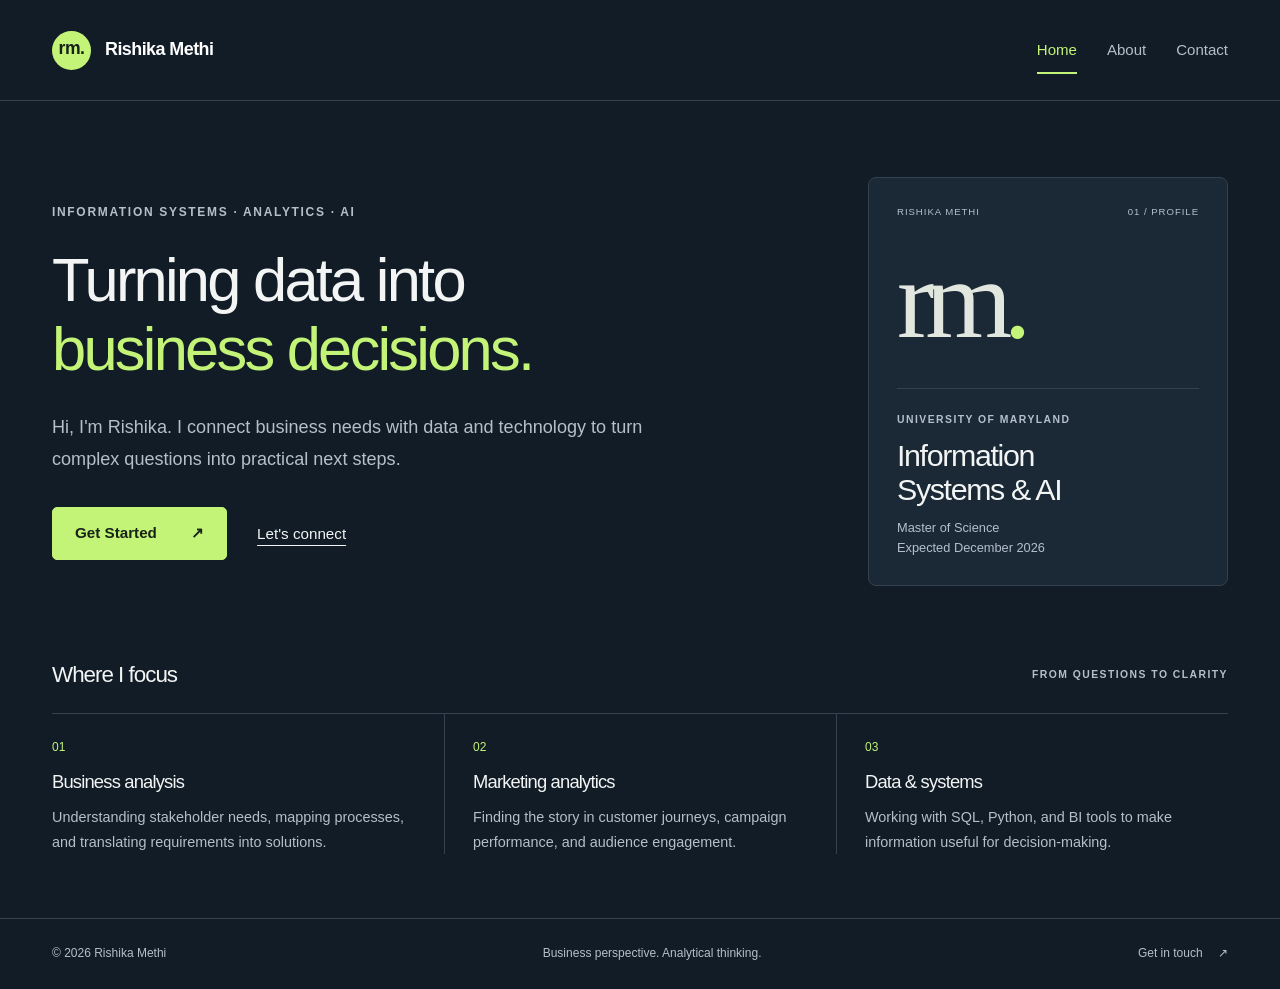
<file: index.html>
<!doctype html>
<html lang="en">
<head>
  <meta charset="utf-8">
  <meta name="viewport" content="width=device-width, initial-scale=1">
  <meta name="description" content="Rishika Methi — information systems, business analysis, and marketing analytics.">
  <meta name="theme-color" content="#111c27">
  <title>Home | Rishika Methi</title>
  <link rel="stylesheet" href="css/bootstrap.min.css">
  <link rel="stylesheet" href="css/styles.css">
  <script src="js/bootstrap.bundle.min.js" defer></script>
</head>
<body>
<a class="skip-link" href="#main">Skip to content</a>
<header class="site-header">
  <nav class="navbar navbar-expand-md container" aria-label="Main navigation" data-bs-theme="dark">
    <a class="navbar-brand" href="index.html"><span class="brand-mark" aria-hidden="true">rm.</span>Rishika Methi</a>
    <button class="navbar-toggler" type="button" data-bs-toggle="collapse" data-bs-target="#navigation" aria-controls="navigation" aria-expanded="false" aria-label="Toggle navigation"><span class="navbar-toggler-icon"></span></button>
    <div class="collapse navbar-collapse" id="navigation"><ul class="navbar-nav ms-auto"><li class="nav-item"><a class="nav-link active" aria-current="page" href="index.html">Home</a></li><li class="nav-item"><a class="nav-link " href="about.html">About</a></li><li class="nav-item"><a class="nav-link " href="contact.html">Contact</a></li></ul></div>
  </nav>
</header>
<main id="main" tabindex="-1">
<section class="container home-hero">
  <div class="row align-items-center gy-5 gx-lg-5">
    <div class="col-lg-8">
      <p class="eyebrow">INFORMATION SYSTEMS · ANALYTICS · AI</p>
      <h1>Turning data into<br><span class="accent">business decisions.</span></h1>
      <p class="hero-intro">Hi, I'm Rishika. I connect business needs with data and technology to turn complex questions into practical next steps.</p>
      <div class="hero-actions"><a class="btn btn-primary" href="about.html">Get Started <span aria-hidden="true">↗</span></a><a class="text-link" href="contact.html">Let's connect</a></div>
    </div>
    <div class="col-lg-4">
      <aside class="profile-panel" aria-label="Current studies">
        <div class="profile-top"><span>RISHIKA METHI</span><span>01 / PROFILE</span></div>
        <div class="monogram" aria-hidden="true">rm<span>.</span></div>
        <div class="profile-details"><p class="eyebrow">UNIVERSITY OF MARYLAND</p><h2>Information<br>Systems &amp; AI</h2><p>Master of Science<br>Expected December 2026</p></div>
      </aside>
    </div>
  </div>
</section>
<section class="container focus-section" aria-labelledby="focus-title">
  <div class="section-heading"><h2 id="focus-title">Where I focus</h2><span class="eyebrow">FROM QUESTIONS TO CLARITY</span></div>
  <div class="row g-0 focus-grid">
    <div class="col-md-4"><article class="focus-item"><span class="item-number">01</span><h3>Business analysis</h3><p>Understanding stakeholder needs, mapping processes, and translating requirements into solutions.</p></article></div>
    <div class="col-md-4"><article class="focus-item"><span class="item-number">02</span><h3>Marketing analytics</h3><p>Finding the story in customer journeys, campaign performance, and audience engagement.</p></article></div>
    <div class="col-md-4"><article class="focus-item"><span class="item-number">03</span><h3>Data &amp; systems</h3><p>Working with SQL, Python, and BI tools to make information useful for decision-making.</p></article></div>
  </div>
</section></main>
<footer class="site-footer"><div class="container footer-inner"><span>© 2026 Rishika Methi</span><span>Business perspective. Analytical thinking.</span><a href="mailto:methirishika16@gmail.com">Get in touch <span aria-hidden="true">↗</span></a></div></footer>
</body>
</html>
</file>
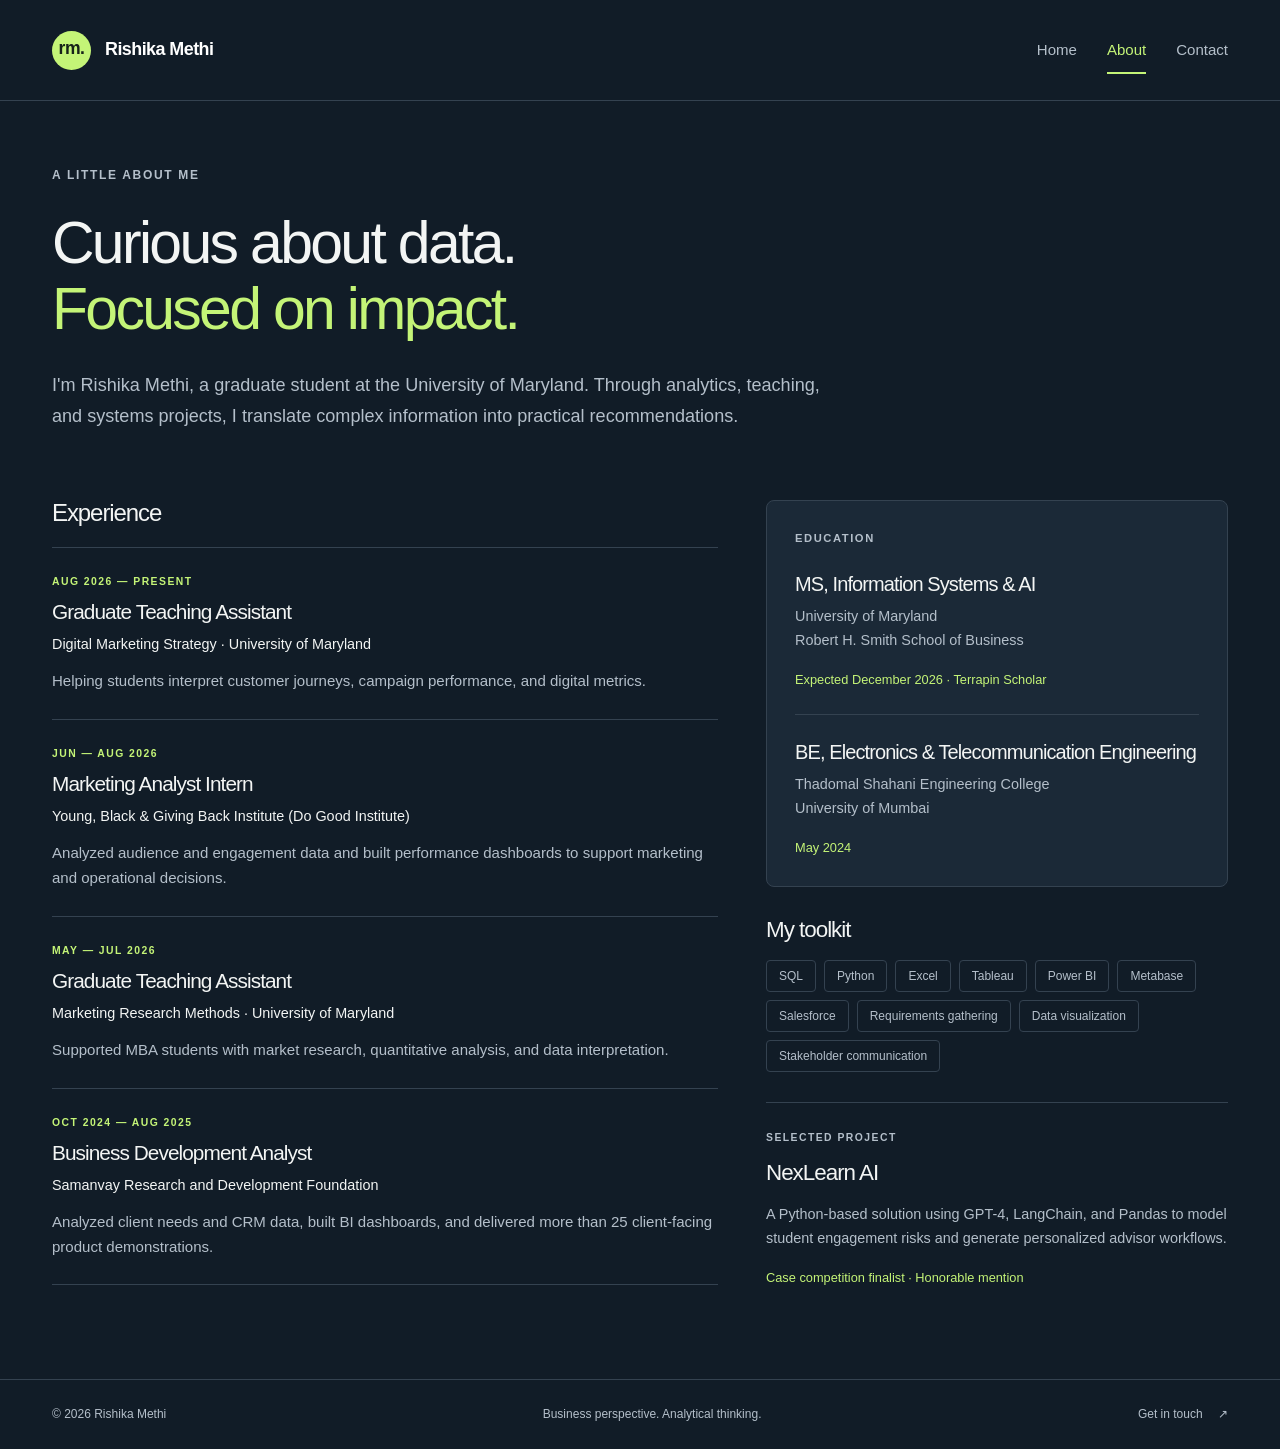
<file: about.html>
<!doctype html>
<html lang="en">
<head>
  <meta charset="utf-8">
  <meta name="viewport" content="width=device-width, initial-scale=1">
  <meta name="description" content="Explore Rishika Methi’s education, experience, and skills in business analytics and information systems.">
  <meta name="theme-color" content="#111c27">
  <title>About | Rishika Methi</title>
  <link rel="stylesheet" href="css/bootstrap.min.css">
  <link rel="stylesheet" href="css/styles.css">
  <script src="js/bootstrap.bundle.min.js" defer></script>
</head>
<body>
<a class="skip-link" href="#main">Skip to content</a>
<header class="site-header">
  <nav class="navbar navbar-expand-md container" aria-label="Main navigation" data-bs-theme="dark">
    <a class="navbar-brand" href="index.html"><span class="brand-mark" aria-hidden="true">rm.</span>Rishika Methi</a>
    <button class="navbar-toggler" type="button" data-bs-toggle="collapse" data-bs-target="#navigation" aria-controls="navigation" aria-expanded="false" aria-label="Toggle navigation"><span class="navbar-toggler-icon"></span></button>
    <div class="collapse navbar-collapse" id="navigation"><ul class="navbar-nav ms-auto"><li class="nav-item"><a class="nav-link " href="index.html">Home</a></li><li class="nav-item"><a class="nav-link active" aria-current="page" href="about.html">About</a></li><li class="nav-item"><a class="nav-link " href="contact.html">Contact</a></li></ul></div>
  </nav>
</header>
<main id="main" tabindex="-1">
<section class="container page-intro"><p class="eyebrow">A LITTLE ABOUT ME</p><h1>Curious about data.<br><span class="accent">Focused on impact.</span></h1><p class="hero-intro">I'm Rishika Methi, a graduate student at the University of Maryland. Through analytics, teaching, and systems projects, I translate complex information into practical recommendations.</p></section>
<section class="container about-content"><div class="row gx-lg-5 gy-5"><div class="col-lg-7"><h2 class="section-title">Experience</h2><article class="experience-item"><p class="eyebrow">AUG 2026 — PRESENT</p><h3>Graduate Teaching Assistant</h3><p class="organization">Digital Marketing Strategy · University of Maryland</p><p>Helping students interpret customer journeys, campaign performance, and digital metrics.</p></article><article class="experience-item"><p class="eyebrow">JUN — AUG 2026</p><h3>Marketing Analyst Intern</h3><p class="organization">Young, Black &amp; Giving Back Institute (Do Good Institute)</p><p>Analyzed audience and engagement data and built performance dashboards to support marketing and operational decisions.</p></article><article class="experience-item"><p class="eyebrow">MAY — JUL 2026</p><h3>Graduate Teaching Assistant</h3><p class="organization">Marketing Research Methods · University of Maryland</p><p>Supported MBA students with market research, quantitative analysis, and data interpretation.</p></article><article class="experience-item"><p class="eyebrow">OCT 2024 — AUG 2025</p><h3>Business Development Analyst</h3><p class="organization">Samanvay Research and Development Foundation</p><p>Analyzed client needs and CRM data, built BI dashboards, and delivered more than 25 client-facing product demonstrations.</p></article></div><div class="col-lg-5"><aside class="education-panel"><p class="eyebrow">EDUCATION</p><h3>MS, Information Systems &amp; AI</h3><p>University of Maryland<br>Robert H. Smith School of Business</p><p class="detail">Expected December 2026 · Terrapin Scholar</p><hr><h3>BE, Electronics &amp; Telecommunication Engineering</h3><p>Thadomal Shahani Engineering College<br>University of Mumbai</p><p class="detail">May 2024</p></aside><section class="skills-panel" aria-labelledby="skills-title"><h2 id="skills-title">My toolkit</h2><div class="skill-list"><span class="badge">SQL</span><span class="badge">Python</span><span class="badge">Excel</span><span class="badge">Tableau</span><span class="badge">Power BI</span><span class="badge">Metabase</span><span class="badge">Salesforce</span><span class="badge">Requirements gathering</span><span class="badge">Data visualization</span><span class="badge">Stakeholder communication</span></div></section><article class="project-panel"><p class="eyebrow">SELECTED PROJECT</p><h2>NexLearn AI</h2><p>A Python-based solution using GPT-4, LangChain, and Pandas to model student engagement risks and generate personalized advisor workflows.</p><p class="project-recognition">Case competition finalist · Honorable mention</p></article></div></div></section></main>
<footer class="site-footer"><div class="container footer-inner"><span>© 2026 Rishika Methi</span><span>Business perspective. Analytical thinking.</span><a href="mailto:methirishika16@gmail.com">Get in touch <span aria-hidden="true">↗</span></a></div></footer>
</body>
</html>
</file>
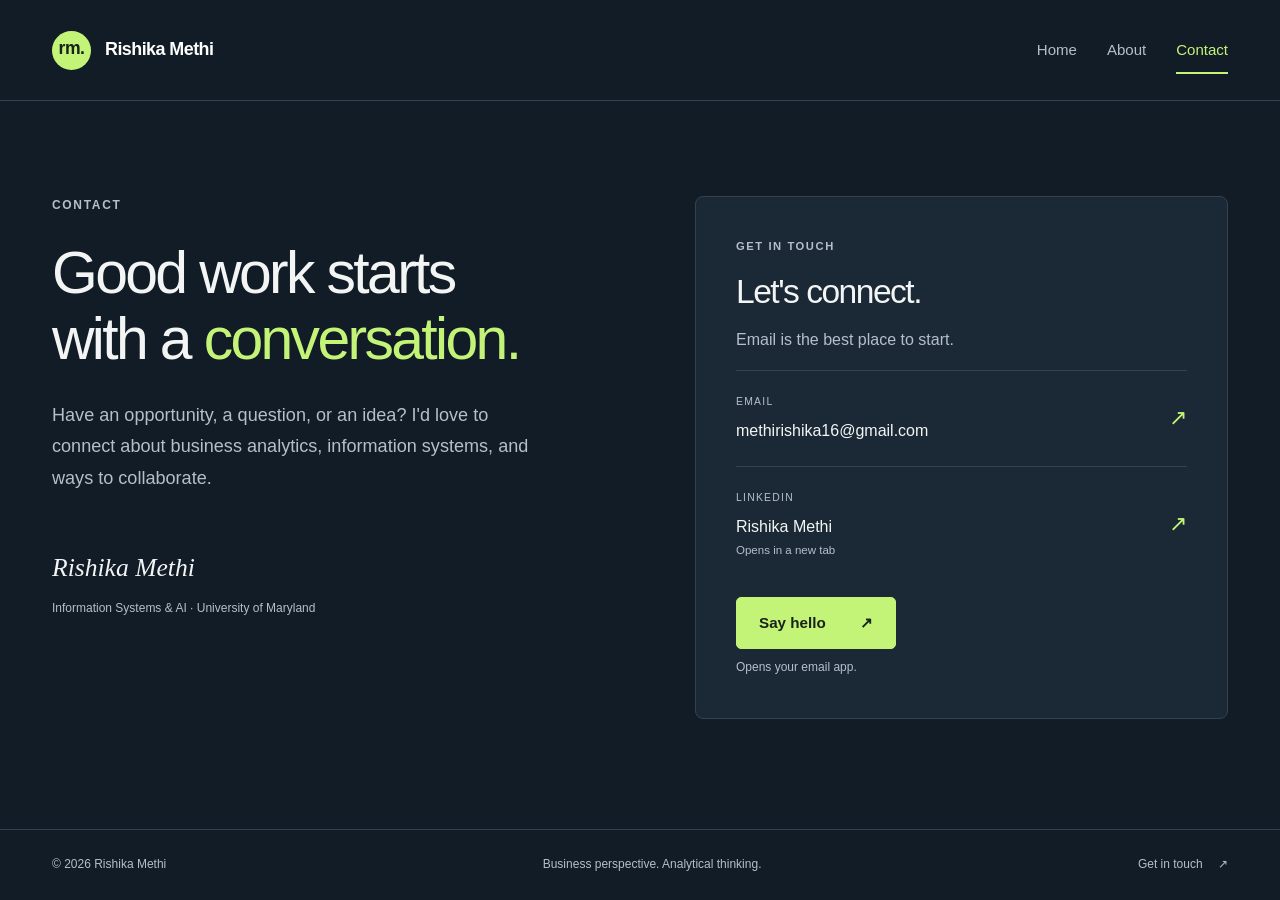
<file: contact.html>
<!doctype html>
<html lang="en">
<head>
  <meta charset="utf-8">
  <meta name="viewport" content="width=device-width, initial-scale=1">
  <meta name="description" content="Contact Rishika Methi about business analytics, information systems, and collaboration.">
  <meta name="theme-color" content="#111c27">
  <title>Contact | Rishika Methi</title>
  <link rel="stylesheet" href="css/bootstrap.min.css">
  <link rel="stylesheet" href="css/styles.css">
  <script src="js/bootstrap.bundle.min.js" defer></script>
</head>
<body>
<a class="skip-link" href="#main">Skip to content</a>
<header class="site-header">
  <nav class="navbar navbar-expand-md container" aria-label="Main navigation" data-bs-theme="dark">
    <a class="navbar-brand" href="index.html"><span class="brand-mark" aria-hidden="true">rm.</span>Rishika Methi</a>
    <button class="navbar-toggler" type="button" data-bs-toggle="collapse" data-bs-target="#navigation" aria-controls="navigation" aria-expanded="false" aria-label="Toggle navigation"><span class="navbar-toggler-icon"></span></button>
    <div class="collapse navbar-collapse" id="navigation"><ul class="navbar-nav ms-auto"><li class="nav-item"><a class="nav-link " href="index.html">Home</a></li><li class="nav-item"><a class="nav-link " href="about.html">About</a></li><li class="nav-item"><a class="nav-link active" aria-current="page" href="contact.html">Contact</a></li></ul></div>
  </nav>
</header>
<main id="main" tabindex="-1">
<section class="container contact-section"><div class="row gy-5 gx-lg-5"><div class="col-lg-6"><p class="eyebrow">CONTACT</p><h1>Good work starts<br>with a <span class="accent">conversation.</span></h1><p class="hero-intro">Have an opportunity, a question, or an idea? I'd love to connect about business analytics, information systems, and ways to collaborate.</p><div class="contact-signature">Rishika Methi<span>Information Systems &amp; AI · University of Maryland</span></div></div><div class="col-lg-6"><div class="contact-panel"><p class="eyebrow">GET IN TOUCH</p><h2>Let's connect.</h2><p>Email is the best place to start.</p><a class="contact-link" href="mailto:methirishika16@gmail.com"><span><span class="contact-label">EMAIL</span><span class="contact-value">methirishika16@gmail.com</span></span><span aria-hidden="true">↗</span></a><a class="contact-link" href="https://www.linkedin.com/in/rishikasmethi/" target="_blank" rel="noopener noreferrer"><span><span class="contact-label">LINKEDIN</span><span class="contact-value">Rishika Methi</span><span class="contact-note">Opens in a new tab</span></span><span aria-hidden="true">↗</span></a><a class="btn btn-primary" href="mailto:methirishika16@gmail.com">Say hello <span aria-hidden="true">↗</span></a><p class="email-note">Opens your email app.</p></div></div></div></section></main>
<footer class="site-footer"><div class="container footer-inner"><span>© 2026 Rishika Methi</span><span>Business perspective. Analytical thinking.</span><a href="mailto:methirishika16@gmail.com">Get in touch <span aria-hidden="true">↗</span></a></div></footer>
</body>
</html>
</file>
<file: css/styles.css>
:root{--bg:#111c27;--surface:#1b2937;--line:#344250;--text:#f3f5f4;--muted:#b4bfca;--accent:#c4f477;--ink:#172219}
body{background:var(--bg);color:var(--text);font-family:Arial,Helvetica,sans-serif;font-size:1rem;line-height:1.65;display:flex;flex-direction:column;min-height:100vh}
main{flex:1}a{color:inherit}a:hover{color:var(--accent)}.container{max-width:1240px;padding-left:32px;padding-right:32px}.site-header{border-bottom:1px solid var(--line)}.navbar{min-height:100px}.navbar-brand{display:flex;align-items:center;gap:14px;font-size:1.12rem;font-weight:600;letter-spacing:-.03em}.brand-mark{display:grid;place-items:center;background:var(--accent);color:var(--ink);width:39px;height:39px;border-radius:50%;font-size:1.1rem;font-weight:700;padding-bottom:3px}.navbar-nav{gap:30px}.navbar .nav-link{font-size:.94rem;color:var(--muted);padding:12px 0!important}.navbar .nav-link.active{color:var(--accent);box-shadow:inset 0 -2px var(--accent)}.navbar .nav-link:hover{color:white}.eyebrow{font-size:.75rem;letter-spacing:.14em;font-weight:600;color:var(--muted);margin-bottom:24px}.accent{color:var(--accent)}h1,h2,h3{line-height:1.12;letter-spacing:-.045em;font-weight:500}h1{font-size:clamp(2.6rem,4.8vw,4.2rem);margin-bottom:28px}h2{font-size:1.8rem}h3{font-size:1.3rem}p{color:var(--muted)}.hero-intro{font-size:1.13rem;line-height:1.75;max-width:600px;margin-bottom:32px}.home-hero{padding-top:76px;padding-bottom:76px}.hero-actions{display:flex;align-items:center;gap:30px}.btn-primary{--bs-btn-bg:var(--accent);--bs-btn-color:var(--ink);--bs-btn-border-color:var(--accent);--bs-btn-hover-color:var(--ink);--bs-btn-hover-bg:#d4ff96;--bs-btn-hover-border-color:#d4ff96;--bs-btn-active-bg:#a9df59;--bs-btn-active-color:var(--ink);--bs-btn-active-border-color:#a9df59;border-radius:5px;font-weight:600;padding:14px 22px;font-size:.95rem}.btn span{padding-left:30px}.text-link{text-underline-offset:6px;font-size:.95rem}.profile-panel{background:var(--surface);border:1px solid var(--line);border-radius:8px;padding:26px 28px;position:relative}.profile-top{display:flex;justify-content:space-between;gap:10px;font-size:.6rem;letter-spacing:.1em;color:var(--muted)}.monogram{font-family:Georgia,serif;font-size:7rem;line-height:1.15;letter-spacing:-.08em;margin:15px 0 24px;color:#e1e6df}.monogram span{color:var(--accent)}.profile-details{border-top:1px solid var(--line);padding-top:22px}.profile-details .eyebrow{font-size:.65rem;margin-bottom:10px}.profile-details h2{font-size:1.9rem;margin-bottom:12px}.profile-details p:last-child{font-size:.8rem;line-height:1.6;margin:0}.focus-section{padding-bottom:64px}.section-heading{display:flex;justify-content:space-between;align-items:center;margin-bottom:26px}.section-heading h2{font-size:1.4rem;margin:0}.section-heading .eyebrow{margin:0;font-size:.65rem}.focus-grid{border-top:1px solid var(--line)}.focus-item{padding:24px 28px 0 0}.focus-grid>div+div .focus-item{padding-left:28px;border-left:1px solid var(--line)}.item-number{font-size:.75rem;color:var(--accent);display:block;margin-bottom:14px}.focus-item h3{font-size:1.15rem;margin-bottom:13px}.focus-item p{font-size:.9rem;margin:0;line-height:1.7}.site-footer{border-top:1px solid var(--line);padding:25px 0}.footer-inner{display:flex;align-items:center;justify-content:space-between;gap:20px;font-size:.75rem;color:var(--muted)}.footer-inner a{text-decoration:none}.footer-inner a span{padding-left:12px}.page-intro{padding-top:65px;padding-bottom:35px}.page-intro h1{font-size:clamp(2.5rem,4.6vw,4rem)}.page-intro .hero-intro{max-width:800px}.about-content{padding-bottom:75px}.section-title{font-size:1.5rem;padding-bottom:20px;border-bottom:1px solid var(--line);margin:0}.experience-item{padding:25px 0;border-bottom:1px solid var(--line)}.experience-item .eyebrow{font-size:.65rem;margin-bottom:10px;color:var(--accent)}.experience-item h3{margin-bottom:10px}.organization{color:var(--text);font-size:.9rem;margin-bottom:12px}.experience-item p:last-child{font-size:.94rem;margin-bottom:0}.education-panel{padding:28px;background:var(--surface);border:1px solid var(--line);border-radius:8px}.education-panel h3{font-size:1.25rem;line-height:1.3}.education-panel p{font-size:.9rem}.education-panel .eyebrow{font-size:.7rem}.education-panel .detail{font-size:.8rem;margin:0;color:var(--accent)}hr{border-color:var(--line);opacity:1;margin:24px 0}.skills-panel{padding:30px 0}.skills-panel h2,.project-panel h2{font-size:1.4rem;margin-bottom:18px}.skill-list{display:flex;gap:8px;flex-wrap:wrap}.badge{font-size:.75rem;padding:9px 12px;border:1px solid var(--line);border-radius:4px;color:var(--muted);font-weight:400;white-space:normal;text-align:left}.project-panel{padding-top:26px;border-top:1px solid var(--line)}.project-panel .eyebrow{margin-bottom:14px;font-size:.65rem}.project-panel p{font-size:.9rem}.project-recognition{color:var(--accent);font-size:.8rem!important}.contact-section{padding-top:95px;padding-bottom:105px}.contact-section h1{font-size:clamp(2.6rem,4.6vw,4rem)}.contact-section .hero-intro{max-width:480px}.contact-panel{background:var(--surface);border:1px solid var(--line);border-radius:8px;padding:40px}.contact-panel .eyebrow{font-size:.7rem;margin-bottom:18px}.contact-panel h2{font-size:2.1rem;margin-bottom:16px}.contact-link{border-top:1px solid var(--line);padding:22px 0;display:flex;align-items:center;justify-content:space-between;gap:12px;text-decoration:none}.contact-label{display:block;font-size:.65rem;letter-spacing:.12em;color:var(--muted);margin-bottom:8px}.contact-value{font-size:1rem;overflow-wrap:anywhere}.contact-note{display:block;font-size:.72rem;color:var(--muted)}.contact-link>span:last-child{color:var(--accent);font-size:1.4rem}.contact-panel .btn{margin-top:15px}.email-note{margin:9px 0 0;font-size:.75rem}.contact-signature{font-family:Georgia,serif;font-style:italic;font-size:1.6rem;margin-top:52px}.contact-signature span{font-family:Arial,Helvetica,sans-serif;font-style:normal;display:block;font-size:.75rem;color:var(--muted);margin-top:10px}.skip-link{position:absolute;left:20px;top:-100px;background:var(--accent);color:var(--ink);padding:12px;z-index:100}.skip-link:focus{top:12px}:focus-visible{outline:3px solid var(--accent)!important;outline-offset:5px}main:focus{outline:none}
@media(min-width:992px){.contact-section .col-lg-6:last-child{padding-left:55px}}
@media(max-width:991px){.home-hero{padding-top:55px;padding-bottom:50px}.profile-panel{max-width:560px}.monogram{font-size:5rem;margin:8px 0 16px}.profile-details h2 br{display:none}.contact-section{padding-top:55px;padding-bottom:60px}.contact-signature{margin-top:30px}}
@media(max-width:767px){.container{padding-left:24px;padding-right:24px}.navbar{min-height:80px}.navbar-nav{gap:4px;padding-bottom:20px;padding-top:12px}.navbar .nav-link{width:max-content}.hero-intro{font-size:1rem}.home-hero{padding-top:45px}.eyebrow{font-size:.65rem}.section-heading{align-items:flex-start;gap:16px}.section-heading .eyebrow{max-width:110px;text-align:right}.focus-grid>div+div .focus-item{padding-left:0;border-left:0}.focus-item{padding:22px 0!important;border-bottom:1px solid var(--line);padding-bottom:22px!important}.focus-grid>div:last-child .focus-item{border-bottom:0}.footer-inner{flex-wrap:wrap;font-size:.7rem}.footer-inner>span:nth-child(2){display:none}.page-intro{padding-top:45px}.about-content{padding-bottom:50px}.contact-panel{padding:26px}.contact-section h1{font-size:2.75rem}.hero-actions{gap:22px}.profile-top{font-size:.65rem}}
@media(prefers-reduced-motion:reduce){*,*::before,*::after{scroll-behavior:auto!important;transition:none!important}}
</file>
